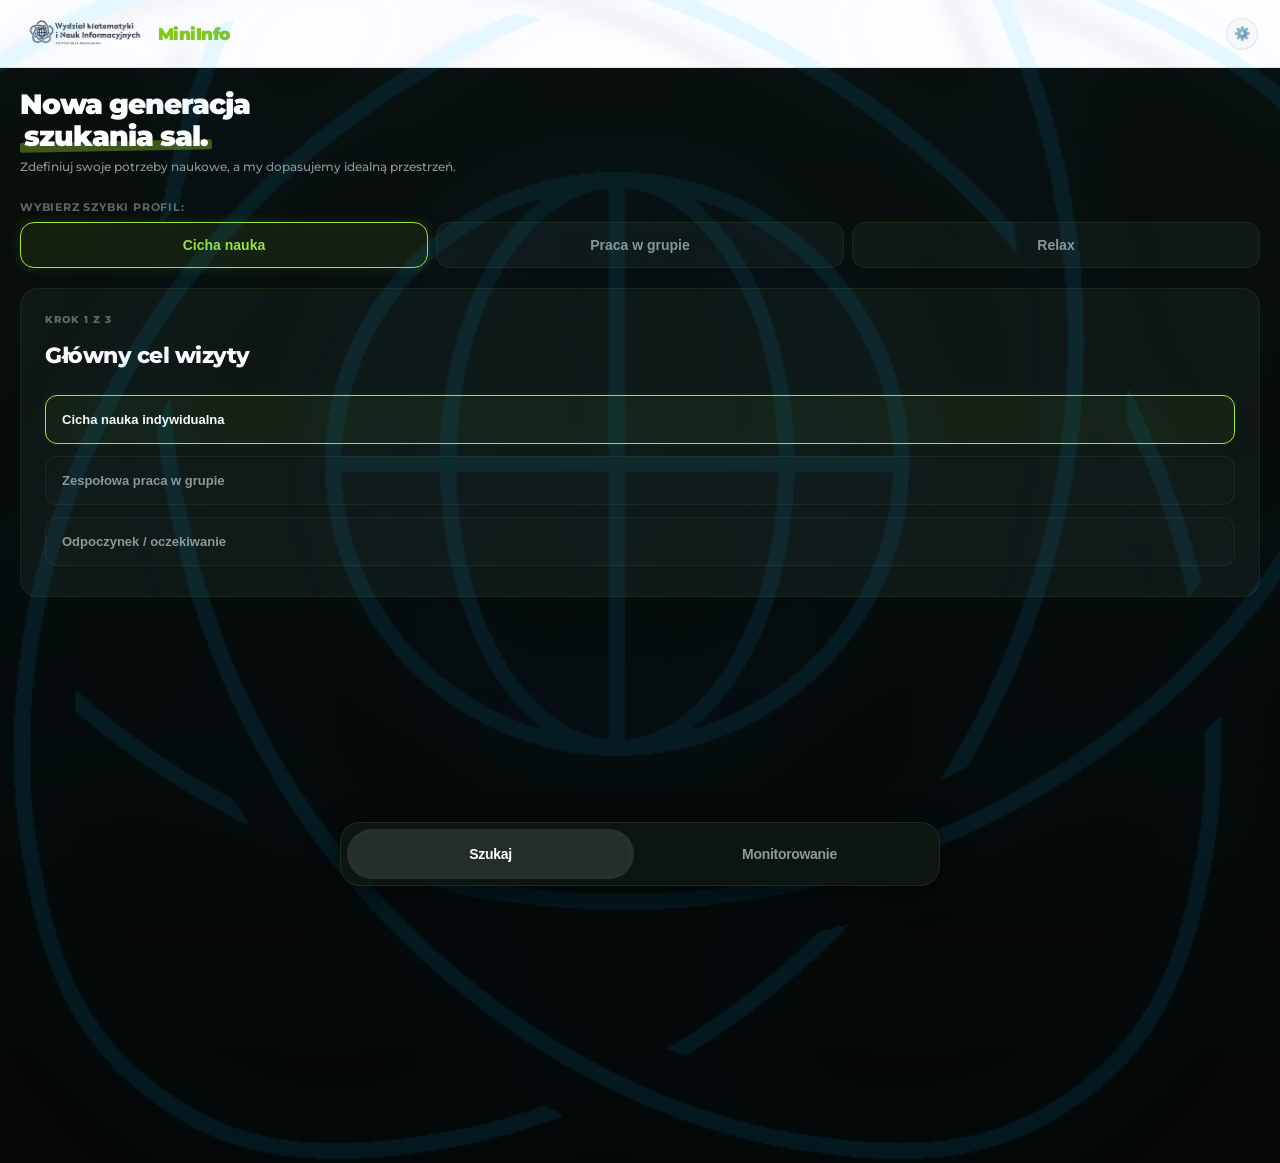
<file: index.html>
<!DOCTYPE html>
<html lang="pl">

<head>
    <meta charset="UTF-8">
    <meta name="viewport" content="width=device-width, initial-scale=1.0">
    <title>MiniInfo - Nowa Generacja Wyszukiwania</title>
    <link rel="stylesheet" href="styles.css?v=3">
    <link href="https://fonts.googleapis.com/css2?family=Montserrat:wght@400;500;600;700;800;900&display=swap"
        rel="stylesheet">
</head>

<body>

    <!-- App Wrapper -->
    <div class="app-wrapper">
        <!-- Tło ze znakiem wodnym -->
        <img src="mini_niebieski.png" class="watermark-bg" alt="watermark">

        <!-- App Header -->
        <header class="app-header">
            <div class="header-brand">
                <img src="logo_mini.png" alt="Logo" class="mini-logo">
                <span class="brand-title">MiniInfo</span>
            </div>
            <button class="btn-diag-toggle" onclick="toggleDiagnostic()" title="Konsola deweloperska">
                <span class="gear-icon">⚙️</span>
            </button>
        </header>

        <!-- Main Content Area -->
        <div class="app-content" id="app-content-scroll">

            <!-- SCREEN 1: PROFILE & SURVEY (ACTIVE BY DEFAULT) -->
            <div class="app-screen active" id="screen-profile">
                <!-- SURVEY VIEW -->
                <div id="survey-view" style="display: flex; flex-direction: column; gap: 20px;">

                    <!-- Hero Heading with Marker Highlight (Custom Human Look) -->
                    <div class="screen-hero">
                        <h2>Nowa generacja <br><span class="hero-highlight">szukania sal.</span></h2>
                        <p>Zdefiniuj swoje potrzeby naukowe, a my dopasujemy idealną przestrzeń.</p>
                    </div>

                    <!-- Profile Presets (Capsule style) -->
                    <div class="presets-section">
                        <span class="section-label">Wybierz szybki profil:</span>
                        <div class="profiles-group">
                            <button class="btn btn-profile active" id="prof-badacz"
                                onclick="selectPresetProfile('badacz')">
                                <span>Cicha nauka</span>
                            </button>
                            <button class="btn btn-profile" id="prof-projektant"
                                onclick="selectPresetProfile('projektant')">
                                <span>Praca w grupie</span>
                            </button>
                            <button class="btn btn-profile" id="prof-konsultant"
                                onclick="selectPresetProfile('konsultant')">
                                <span>Relax</span>
                            </button>
                        </div>
                    </div>

                    <!-- Minimalistic Survey Cards (Wizard layout) -->
                    <div class="survey-wizard">

                        <!-- Question 1 -->
                        <div class="survey-step" id="step-1">
                            <div class="survey-card large-card">
                                <span class="card-label">Krok 1 z 3</span>
                                <h3>Główny cel wizyty</h3>
                                <div class="minimal-options">
                                    <button class="btn btn-opt" id="opt-1-A"
                                        onclick="selectOption(1, 'A', 0.8, 0.1)">Cicha nauka indywidualna</button>
                                    <button class="btn btn-opt" id="opt-1-B"
                                        onclick="selectOption(1, 'B', 0.3, 0.5)">Zespołowa praca w grupie</button>
                                    <button class="btn btn-opt" id="opt-1-C"
                                        onclick="selectOption(1, 'C', 0.5, 0.4)">Odpoczynek / oczekiwanie</button>
                                </div>
                            </div>
                        </div>

                        <!-- Question 2 -->
                        <div class="survey-step" id="step-2" style="display: none;">
                            <div class="survey-card large-card">
                                <span class="card-label">Krok 2 z 3</span>
                                <h3>Wrażliwość na hałas</h3>
                                <div class="minimal-options">
                                    <button class="btn btn-opt" id="opt-2-A"
                                        onclick="selectOption(2, 'A', 1.0, 0.0)">Wysoka (Absolutna cisza)</button>
                                    <button class="btn btn-opt" id="opt-2-B"
                                        onclick="selectOption(2, 'B', 0.6, 0.3)">Średnia (Dopuszczam cichy
                                        szum)</button>
                                    <button class="btn btn-opt" id="opt-2-C"
                                        onclick="selectOption(2, 'C', 0.8, 0.7)">Niska (Hałas mi nie
                                        przeszkadza)</button>
                                </div>
                                <button class="btn btn-back" onclick="goToStep(1)">← Wróć do poprzedniego
                                    pytania</button>
                            </div>
                        </div>

                        <!-- Question 3 -->
                        <div class="survey-step" id="step-3" style="display: none;">
                            <div class="survey-card large-card">
                                <span class="card-label">Krok 3 z 3</span>
                                <h3>Tolerancja na ruch w sali</h3>
                                <div class="minimal-options">
                                    <button class="btn btn-opt" id="opt-3-A"
                                        onclick="selectOption(3, 'A', 0.7, 0.1)">Niska (Ruch mnie rozprasza)</button>
                                    <button class="btn btn-opt" id="opt-3-B"
                                        onclick="selectOption(3, 'B', 0.4, 0.4)">Średnia (Dopuszczam
                                        wejścia/wyjścia)</button>
                                    <button class="btn btn-opt" id="opt-3-C"
                                        onclick="selectOption(3, 'C', 0.1, 0.8)">Wysoka (Ruch jest mi obojętny)</button>
                                </div>
                                <button class="btn btn-back" onclick="goToStep(2)">← Wróć do poprzedniego
                                    pytania</button>
                            </div>
                        </div>

                    </div>

                </div> <!-- End survey-view -->

                <!-- RESULTS VIEW -->
                <div id="results-view" style="display: none; flex-direction: column; gap: 16px;">
                    <button class="btn"
                        style="align-self: flex-start; background: transparent; color: var(--text-secondary); border: none; font-size: 14px; font-weight: 800; padding: 0; cursor: pointer;"
                        onclick="hideRecommendations()">
                        ← Wróć do ankiety
                    </button>
                    <div class="screen-intro" style="margin-bottom: 0;">
                        <h2>Najlepsze dopasowania</h2>
                        <p>Sale idealne dla Twoich potrzeb, ułożone od najlepiej dopasowanej.</p>
                    </div>
                    <div class="rec-list" id="search-results-list">
                        <!-- Cards render dynamically -->
                    </div>
                    <button class="btn-search-primary" style="margin-top: 10px;" onclick="hideRecommendations()">
                        Wróć do ankiety
                    </button>
                    <button class="btn-search-primary" style="margin-top: 10px; background-color: var(--crimson-red); color: white;" onclick="openReportModal()">
                        Zgłoś błąd
                    </button>
                </div>
            </div>

            <!-- SCREEN 2: MONITORING -->
            <div class="app-screen" id="screen-monitoring">
                <div class="screen-intro" style="margin-bottom: 10px;">
                    <h2>Monitorowanie</h2>
                    <p>Zajętość sal na wydziale w czasie rzeczywistym.</p>
                </div>

                <!-- Monitoring list -->
                <div class="recommendations-section">
                    <div class="rec-list" id="monitor-list">
                        <!-- Cards render dynamically -->
                    </div>
                </div>

                <button class="btn-search-primary" style="margin-top: 15px; background-color: var(--crimson-red); color: white;" onclick="openReportModal()">
                    Zgłoś błąd
                </button>
            </div>

        </div>

        <!-- Bottom Navigation Bar (Custom Minimal Floating Dock) -->
        <nav class="app-navbar">
            <button class="nav-item active" id="tab-profile" onclick="switchToTab('profile')">
                <span class="nav-label">Szukaj</span>
            </button>
            <button class="nav-item" id="tab-monitoring" onclick="switchToTab('monitoring')">
                <span class="nav-label">Monitorowanie</span>
            </button>
        </nav>

        <!-- Hidden Diagnostic Log Panel (Slide-up modal) -->
        <div class="diagnostic-panel" id="diag-panel">
            <div class="diag-header">
                <h3>PTI ROCCHIO ALGORITHM LOGS</h3>
                <button class="btn-close-diag" onclick="toggleDiagnostic()">Gotowe</button>
            </div>
            <div class="diag-body" id="rocchio-logs">
                <div class="log-entry system">Uruchomiono aplikację mobilną MiniInfo.</div>
            </div>
        </div>

    </div>

    <!-- Global Report Modal (Moved outside app-wrapper for mobile Safari compatibility) -->
    <div id="report-modal-overlay" style="display: none; position: fixed; top: 0; left: 0; width: 100%; height: 100%; background: rgba(0, 0, 0, 0.7); backdrop-filter: blur(5px); z-index: 9999; justify-content: center; align-items: center;">
        <div class="report-panel" style="display: flex; flex-direction: column; gap: 16px; padding: 24px; background: rgba(15, 24, 20, 0.95); border: 1px solid var(--crimson-red); border-radius: 20px; width: 90%; max-width: 400px; box-shadow: 0 10px 40px rgba(0,0,0,0.8);">
            <div style="display: flex; justify-content: space-between; align-items: center;">
                <p style="font-size: 16px; color: var(--crimson-red); font-weight: 800;">Zgłoś nieprawidłowe dane:</p>
                <button style="background: none; border: none; color: white; font-size: 28px; cursor: pointer; line-height: 1;" onclick="closeReportModal()">&times;</button>
            </div>
            
            <div class="slider-container">
                <span style="font-size: 12px; font-weight: 700; color: var(--text-muted); margin-bottom: 6px;">Wybierz salę:</span>
                <select id="modal-report-select" style="background: var(--bg-black); color: var(--text-primary); border: 1px solid var(--border-color); padding: 12px; border-radius: 10px; font-size: 14px; outline: none;" onchange="updateModalSliders()">
                </select>
            </div>
            
            <div class="slider-container">
                <div class="slider-label-row">
                    <span style="font-size: 12px;">Zajętość:</span>
                    <span class="slider-value" id="modal-rep-val-O" style="font-size: 12px;">0%</span>
                </div>
                <input type="range" class="tech-range" id="modal-rep-O" min="0" max="1" step="0.05" value="0" oninput="updateModalRepVal('O', this.value)">
            </div>

            <div class="slider-container">
                <div class="slider-label-row">
                    <span style="font-size: 12px;">Szum:</span>
                    <span class="slider-value" id="modal-rep-val-S" style="font-size: 12px;">0%</span>
                </div>
                <input type="range" class="tech-range" id="modal-rep-S" min="0" max="1" step="0.05" value="0" oninput="updateModalRepVal('S', this.value)">
            </div>

            <div class="slider-container">
                <div class="slider-label-row">
                    <span style="font-size: 12px;">Dynamika:</span>
                    <span class="slider-value" id="modal-rep-val-D" style="font-size: 12px;">0%</span>
                </div>
                <input type="range" class="tech-range" id="modal-rep-D" min="0" max="1" step="0.05" value="0" oninput="updateModalRepVal('D', this.value)">
            </div>
            
            <button class="btn-search-primary" style="padding: 14px; font-size: 14px; margin-top: 10px; background-color: var(--crimson-red); color: white; box-shadow: 0 4px 15px rgba(248,113,113,0.4);" onclick="submitReportModal()">Wyślij poprawkę</button>
        </div>
    </div>

    <!-- Script connection -->
    <script src="data.js?v=3"></script>
    <script src="app.js?v=3"></script>
    <script src="randomizer.js?v=1"></script>
</body>

</html>
</file>
<file: styles.css>
/* -------------------------------------------------------------
   MINIINFO PRESETS - PREMIUM HUMAN-DESIGNED MOBILE SYSTEM
   Inspired by modern dark-mode fintech and crypto app interfaces
   ------------------------------------------------------------- */

:root {
    --bg-black: #050806;
    --bg-dark-gray: #09100d;
    --card-bg: #0f1814;
    --border-color: rgba(163, 230, 53, 0.08);
    --border-active: #a3e635;

    --text-primary: #ffffff;
    --text-secondary: #8e9a94;
    --text-muted: #5e6b64;

    --neon-green: #a3e635;
    --neon-green-glow: rgba(163, 230, 53, 0.25);
    --emerald-match: #10b981;
    --amber-gold: #facc15;
    --crimson-red: #f87171;

    --grad-phone: linear-gradient(180deg, #09100d 0%, #040705 100%);
    --font-family: 'Montserrat', system-ui, -apple-system, sans-serif;
}

* {
    margin: 0;
    padding: 0;
    box-sizing: border-box;
    -webkit-tap-highlight-color: transparent;
}

body {
    background-color: #0b0e0c;
    color: var(--text-primary);
    font-family: var(--font-family);
    font-size: 14px;
    min-height: 100vh;
}

/* App Wrapper */
.app-wrapper {
    background: var(--grad-phone);
    width: 100%;
    min-height: 100vh;
    position: relative;
    display: flex;
    flex-direction: column;
    overflow: hidden;
}

.watermark-bg {
    position: fixed;
    top: 50%;
    left: 50%;
    transform: translate(-50%, -50%);
    width: 140vw;
    object-fit: contain;
    opacity: 0.1;
    z-index: 0;
    pointer-events: none;
}



/* Minimalistic App Header */
.app-header {
    height: 68px;
    padding: 0 22px;
    display: flex;
    justify-content: space-between;
    align-items: center;
    background-color: #ffffff;
    border-bottom: 1px solid rgba(0, 0, 0, 0.08);
}

.header-brand {
    display: flex;
    align-items: center;
    gap: 10px;
}

.mini-logo {
    height: 44px;
    width: auto;
    object-fit: contain;
}

.brand-title {
    font-size: 17px;
    font-weight: 900;
    letter-spacing: -0.5px;
    color: #84cc16;
    /* Premium neon/lime green visible on white */
    text-shadow: 0 1px 1px rgba(0, 0, 0, 0.03);
}

.btn-diag-toggle {
    background: rgba(0, 0, 0, 0.02);
    border: 1px solid rgba(0, 0, 0, 0.08);
    width: 32px;
    height: 32px;
    border-radius: 50%;
    display: flex;
    align-items: center;
    justify-content: center;
    cursor: pointer;
    outline: none;
    transition: all 0.2s;
}

.btn-diag-toggle:hover {
    border-color: #84cc16;
    background: rgba(132, 204, 22, 0.05);
}

/* Main content area */
.app-content {
    flex: 1;
    overflow-x: auto;
    overflow-y: hidden;
    display: flex;
    scroll-snap-type: x mandatory;
    scrollbar-width: none;
    -ms-overflow-style: none;
    scroll-behavior: smooth;
}

.app-content::-webkit-scrollbar {
    display: none;
}

/* Screens toggles */
.app-screen {
    display: flex;
    flex-direction: column;
    gap: 20px;
    flex: 0 0 100%;
    width: 100%;
    height: 100%;
    overflow-y: auto;
    scroll-snap-align: center;
    padding: 20px;
    padding-bottom: 90px;
}

/* Hero Heading and Marker Highlighter Effect (Matches "next gen" in image) */
.screen-hero {
    display: flex;
    flex-direction: column;
    gap: 6px;
    margin-bottom: 4px;
}

.screen-hero h2 {
    font-size: 28px;
    font-weight: 900;
    line-height: 1.15;
    letter-spacing: -1px;
}

.hero-highlight {
    position: relative;
    z-index: 1;
    white-space: nowrap;
    padding: 0 4px;
    display: inline-block;
}

.hero-highlight::after {
    content: '';
    position: absolute;
    bottom: 2px;
    left: 0;
    width: 100%;
    height: 30%;
    background: var(--neon-green);
    opacity: 0.35;
    z-index: -1;
    border-radius: 2px;
    transform: rotate(-1deg);
}

.screen-hero p {
    color: var(--text-secondary);
    font-size: 12px;
    font-weight: 500;
    line-height: 1.5;
}

/* Profile Capsule Presets */
.presets-section {
    display: flex;
    flex-direction: column;
    gap: 8px;
}

.section-label {
    font-size: 11px;
    font-weight: 700;
    text-transform: uppercase;
    letter-spacing: 0.8px;
    color: var(--text-muted);
}

.profiles-group {
    display: grid;
    grid-template-columns: repeat(3, 1fr);
    gap: 8px;
}

.btn-profile {
    background: var(--card-bg);
    border: 1px solid var(--border-color);
    color: var(--text-secondary);
    padding: 14px 8px;
    border-radius: 14px;
    display: flex;
    justify-content: center;
    align-items: center;
    cursor: pointer;
    font-size: 14px;
    font-weight: 800;
    transition: all 0.2s cubic-bezier(0.4, 0, 0.2, 1);
    outline: none;
}

.btn-profile:hover {
    border-color: rgba(163, 230, 53, 0.3);
}

.btn-profile.active {
    background: rgba(163, 230, 53, 0.08);
    border-color: var(--neon-green);
    color: var(--neon-green);
    box-shadow: 0 0 12px rgba(163, 230, 53, 0.15);
}

/* Survey Capsule Cards - Wizard */
.survey-wizard {
    display: flex;
    flex-direction: column;
}

.survey-step {
    display: flex;
    flex-direction: column;
    animation: fadeIn 0.3s ease;
}

@keyframes fadeIn {
    from {
        opacity: 0;
        transform: translateY(10px);
    }

    to {
        opacity: 1;
        transform: translateY(0);
    }
}

.survey-card {
    background: var(--card-bg);
    border: 1px solid var(--border-color);
    border-radius: 18px;
    padding: 14px;
    display: flex;
    flex-direction: column;
    gap: 10px;
}

.large-card {
    padding: 24px;
    gap: 16px;
}

.large-card h3 {
    font-size: 22px;
    font-weight: 800;
    margin-bottom: 10px;
    letter-spacing: -0.5px;
}

.large-card .btn-opt {
    padding: 16px;
    font-size: 13px;
    border-radius: 12px;
    margin-bottom: 6px;
}

.btn-back {
    background: transparent;
    border: none;
    color: var(--text-secondary);
    font-size: 12px;
    font-weight: 700;
    cursor: pointer;
    align-self: flex-start;
    padding: 8px 0;
    margin-top: 10px;
    transition: color 0.2s;
}

.btn-back:hover {
    color: var(--neon-green);
}



.card-label {
    font-size: 10px;
    font-weight: 800;
    text-transform: uppercase;
    letter-spacing: 1px;
    color: var(--text-muted);
}

.minimal-options {
    display: flex;
    flex-direction: column;
    gap: 6px;
}

.btn-opt {
    background: rgba(255, 255, 255, 0.01);
    border: 1px solid var(--border-color);
    color: var(--text-secondary);
    padding: 10px 14px;
    border-radius: 10px;
    font-size: 11.5px;
    text-align: left;
    font-weight: 600;
    cursor: pointer;
    transition: all 0.2s;
    outline: none;
}

.btn-opt:hover {
    border-color: rgba(255, 255, 255, 0.15);
    color: var(--text-primary);
}

.btn-opt.selected {
    background: rgba(163, 230, 53, 0.05);
    border-color: var(--neon-green);
    color: var(--text-primary);
    box-shadow: 0 0 10px rgba(163, 230, 53, 0.06);
}

/* Let's Start / Primary Button */
.btn-search-primary {
    background: var(--neon-green);
    border: none;
    color: var(--bg-black);
    padding: 15px;
    border-radius: 16px;
    font-size: 13.5px;
    font-weight: 800;
    cursor: pointer;
    transition: all 0.2s;
    outline: none;
    display: flex;
    justify-content: center;
    align-items: center;
    gap: 8px;
    box-shadow: 0 6px 20px rgba(163, 230, 53, 0.25);
    margin-top: 4px;
}

.btn-search-primary:active {
    transform: scale(0.98);
}

.arrow-right {
    font-size: 15px;
    font-weight: 800;
}

/* -------------------------------------------------------------
   SCREEN 2: Circular Top Recommendation Gauge (Matches image!)
   ------------------------------------------------------------- */
.top-recommendation-gauge {
    display: flex;
    justify-content: center;
    align-items: center;
    padding: 10px 0;
    margin-bottom: 4px;
}

.gauge-circle-outer {
    width: 178px;
    height: 178px;
    border-radius: 50%;
    /* Gradient progress ring */
    background: conic-gradient(var(--neon-green) 0%,
            var(--emerald-match) 40%,
            #0284c7 75%,
            var(--neon-green) 100%);
    display: flex;
    justify-content: center;
    align-items: center;
    box-shadow:
        0 10px 25px rgba(0, 0, 0, 0.5),
        0 0 30px rgba(163, 230, 53, 0.15);
    position: relative;
    animation: circleRotateIn 0.8s cubic-bezier(0.34, 1.56, 0.64, 1) forwards;
}

@keyframes circleRotateIn {
    from {
        transform: scale(0.8) rotate(-90deg);
        opacity: 0;
    }

    to {
        transform: scale(1) rotate(0deg);
        opacity: 1;
    }
}

.gauge-circle-inner {
    width: 162px;
    height: 162px;
    border-radius: 50%;
    background-color: #0b120f;
    display: flex;
    flex-direction: column;
    align-items: center;
    justify-content: center;
    gap: 2px;
    position: relative;
    border: 1px solid rgba(255, 255, 255, 0.02);
}

.gauge-label {
    font-size: 9px;
    font-weight: 800;
    color: var(--text-muted);
    text-transform: uppercase;
    letter-spacing: 1px;
}

.gauge-value {
    font-size: 38px;
    font-weight: 900;
    letter-spacing: -1.5px;
    background: linear-gradient(180deg, #ffffff 0%, #cbd5e1 100%);
    -webkit-background-clip: text;
    -webkit-text-fill-color: transparent;
    text-shadow: 0 4px 10px rgba(0, 0, 0, 0.3);
}

.gauge-room-name {
    font-size: 11.5px;
    font-weight: 700;
    color: var(--neon-green);
    text-align: center;
    max-width: 140px;
    white-space: nowrap;
    overflow: hidden;
    text-overflow: ellipsis;
}

/* 2D Floor Plan Minimap Layout */
.map-section {
    display: flex;
    flex-direction: column;
    gap: 8px;
}

.minimap-container {
    display: grid;
    grid-template-columns: 2fr 1fr 2fr;
    grid-template-rows: 56px 36px 56px;
    gap: 6px;
    background: rgba(10, 18, 14, 0.5);
    border: 1px solid var(--border-color);
    border-radius: 20px;
    padding: 10px;
    box-shadow: inset 0 2px 10px rgba(0, 0, 0, 0.4);
}

.map-room-block {
    border-radius: 10px;
    border: 1.5px solid var(--border-color);
    background: rgba(255, 255, 255, 0.01);
    display: flex;
    flex-direction: column;
    align-items: center;
    justify-content: center;
    gap: 1px;
    cursor: pointer;
    transition: all 0.25s cubic-bezier(0.4, 0, 0.2, 1);
}

.map-room-block h5 {
    font-size: 10.5px;
    font-weight: 800;
}

.map-room-block span {
    font-size: 8px;
    font-weight: 600;
}

.map-corridor {
    grid-column: 1 / 4;
    grid-row: 2;
    background: rgba(255, 255, 255, 0.02);
    border: 1.5px dashed rgba(255, 255, 255, 0.06);
    border-radius: 6px;
    display: flex;
    align-items: center;
    justify-content: center;
    font-size: 8px;
    font-weight: 800;
    color: var(--text-muted);
    letter-spacing: 2px;
    text-transform: uppercase;
    cursor: pointer;
    transition: all 0.2s;
}

.map-high {
    border-color: var(--neon-green);
    background: rgba(163, 230, 53, 0.07);
    color: var(--neon-green);
    box-shadow: inset 0 0 10px rgba(163, 230, 53, 0.08);
}

.map-med {
    border-color: var(--amber-gold);
    background: rgba(250, 204, 21, 0.07);
    color: var(--amber-gold);
}

.map-low {
    border-color: var(--crimson-red);
    background: rgba(248, 113, 113, 0.07);
    color: var(--crimson-red);
}

/* Recommendations & Sliders Lists */
.recommendations-section {
    display: flex;
    flex-direction: column;
    gap: 8px;
}

.rec-list,
.sensor-list {
    display: flex;
    flex-direction: column;
    gap: 8px;
}

/* Premium Card Layout (Crypto card styled) */
.rec-card,
.sensor-room-card {
    background: rgba(10, 18, 14, 0.5);
    border: 1px solid var(--border-color);
    border-radius: 18px;
    padding: 14px;
    display: flex;
    flex-direction: column;
    gap: 10px;
    animation: cardAnimIn 0.3s ease-out forwards;
}

@keyframes cardAnimIn {
    from {
        opacity: 0;
        transform: translateY(8px);
    }

    to {
        opacity: 1;
        transform: translateY(0);
    }
}

.rec-card-main {
    display: flex;
    justify-content: space-between;
    align-items: center;
}

.rec-room-info h4 {
    font-size: 15px;
    font-weight: 750;
    letter-spacing: -0.3px;
}

.rec-match-badge {
    padding: 3px 8px;
    border-radius: 8px;
    font-size: 10px;
    font-weight: 800;
}

.match-high {
    background: rgba(163, 230, 53, 0.1);
    color: var(--neon-green);
}

.match-med {
    background: rgba(250, 204, 21, 0.1);
    color: var(--amber-gold);
}

.match-low {
    background: rgba(248, 113, 113, 0.1);
    color: var(--crimson-red);
}

/* Card metrics progress columns */
.rec-features {
    display: flex;
    gap: 10px;
    background: rgba(0, 0, 0, 0.25);
    padding: 8px 12px;
    border-radius: 10px;
}

.rec-feat-col {
    flex: 1;
    display: flex;
    flex-direction: column;
    gap: 3px;
}

.rec-feat-label {
    font-size: 7.5px;
    font-weight: 800;
    color: var(--text-muted);
    text-transform: uppercase;
    letter-spacing: 0.5px;
}

.rec-feat-bar-container {
    height: 3px;
    background: rgba(255, 255, 255, 0.04);
    border-radius: 99px;
    overflow: hidden;
}

.rec-feat-bar {
    height: 100%;
    border-radius: 99px;
    transition: width 0.3s;
}

/* Clean micro action pill badges */
.rec-actions {
    display: flex;
    justify-content: flex-end;
    gap: 6px;
    border-top: 1px solid rgba(255, 255, 255, 0.02);
    padding-top: 8px;
}

.btn-feedback {
    background: rgba(255, 255, 255, 0.02);
    border: 1px solid var(--border-color);
    color: var(--text-secondary);
    padding: 5px 10px;
    font-size: 9.5px;
    font-weight: 700;
    border-radius: 8px;
    cursor: pointer;
    outline: none;
    transition: all 0.2s;
}

.btn-feedback:hover {
    border-color: rgba(248, 113, 113, 0.3);
    color: #fca5a5;
    background: rgba(248, 113, 113, 0.05);
}

/* Sensor Control Cards */
.room-card-header {
    display: flex;
    justify-content: space-between;
    align-items: center;
    border-bottom: 1px solid rgba(255, 255, 255, 0.03);
    padding-bottom: 6px;
}

.room-card-header h4 {
    font-size: 13.5px;
    font-weight: 750;
}

.room-cap-badge {
    font-size: 9px;
    font-weight: 700;
    color: var(--text-muted);
}

.sliders-group {
    display: flex;
    flex-direction: column;
    gap: 8px;
}

.slider-container {
    display: flex;
    flex-direction: column;
    gap: 2px;
}

.slider-label-row {
    display: flex;
    justify-content: space-between;
    font-size: 9px;
    font-weight: 700;
    color: var(--text-secondary);
}

.slider-value {
    color: var(--text-primary);
    font-weight: 800;
}

/* Sleek Capsule Sliders */
.tech-range {
    -webkit-appearance: none;
    appearance: none;
    width: 100%;
    height: 4px;
    border-radius: 99px;
    background: rgba(255, 255, 255, 0.04);
    outline: none;
    cursor: pointer;
}

.tech-range::-webkit-slider-thumb {
    -webkit-appearance: none;
    appearance: none;
    width: 12px;
    height: 12px;
    border-radius: 50%;
    background: var(--text-primary);
    border: 2px solid var(--neon-green);
    box-shadow: 0 0 6px var(--neon-green-glow);
    transition: transform 0.15s;
}

.tech-range::-webkit-slider-thumb:hover {
    transform: scale(1.2);
}

/* -------------------------------------------------------------
   Custom floating mobile dock (Nav Bar)
   ------------------------------------------------------------- */
.app-navbar {
    position: fixed;
    bottom: 14px;
    left: 50%;
    transform: translateX(-50%);
    width: calc(100% - 28px);
    max-width: 600px;
    height: 64px;
    background: rgba(15, 24, 20, 0.85);
    border: 1px solid rgba(163, 230, 53, 0.1);
    backdrop-filter: blur(25px);
    border-radius: 20px;
    display: grid;
    grid-template-columns: repeat(2, 1fr);
    box-shadow: 0 8px 30px rgba(0, 0, 0, 0.6);
    z-index: 100;
}

.nav-item {
    background: transparent;
    border: none;
    display: flex;
    flex-direction: column;
    align-items: center;
    justify-content: center;
    cursor: pointer;
    outline: none;
    transition: all 0.3s ease;
    border-radius: 99px;
    margin: 6px;
    padding: 10px 0;
}

.nav-label {
    font-size: 14px;
    font-weight: 800;
    color: var(--text-secondary);
    transition: all 0.25s cubic-bezier(0.4, 0, 0.2, 1);
    letter-spacing: -0.3px;
}

.nav-item.active {
    background: rgba(255, 255, 255, 0.1);
    /* White-ish bubble background */
    box-shadow: inset 0 0 10px rgba(255, 255, 255, 0.05);
}

.nav-item.active .nav-label {
    color: #ffffff;
    /* Bright white text */
}

/* Slide-up Diagnostic Drawer Modal */
.diagnostic-panel {
    position: fixed;
    bottom: -100%;
    left: 0;
    right: 0;
    height: 260px;
    background: #090e0c;
    border-top: 1.5px solid var(--border-color);
    border-radius: 24px 24px 0 0;
    z-index: 200;
    display: flex;
    flex-direction: column;
    transition: bottom 0.3s cubic-bezier(0.4, 0, 0.2, 1);
    box-shadow: 0 -15px 40px rgba(0, 0, 0, 0.7);
}

.diagnostic-panel.active {
    bottom: 0;
}

.diag-header {
    padding: 14px 22px;
    border-bottom: 1px solid var(--border-color);
    display: flex;
    justify-content: space-between;
    align-items: center;
}

.diag-header h3 {
    font-size: 10px;
    font-weight: 800;
    color: var(--text-muted);
    text-transform: uppercase;
    letter-spacing: 0.8px;
}

.btn-close-diag {
    background: transparent;
    border: none;
    color: var(--neon-green);
    font-weight: 700;
    font-size: 11.5px;
    cursor: pointer;
    outline: none;
}

.diag-body {
    flex: 1;
    padding: 14px;
    overflow-y: auto;
    font-family: 'Courier New', monospace;
    font-size: 9px;
    display: flex;
    flex-direction: column;
    gap: 4px;
    background: #030504;
}

.log-entry {
    padding-left: 10px;
    position: relative;
    color: var(--text-secondary);
}

.log-entry::before {
    content: '>';
    position: absolute;
    left: 0;
    color: var(--neon-green);
}

.log-entry.system {
    color: #818cf8;
}

.log-entry.success {
    color: var(--neon-green);
}

.log-entry.warning {
    color: var(--amber-gold);
}

.log-entry.danger {
    color: var(--crimson-red);
}

/* Responsive viewports */
@media (max-width: 480px) {
    body {
        padding: 0;
        background-color: var(--bg-black);
    }

    .phone-wrapper {
        width: 100vw;
        height: 100vh;
        border-radius: 0;
        border: none;
    }
}

/* Monitoring Dashboard Cards */
.monitor-card {
    background: rgba(10, 18, 14, 0.4);
    border: 1px solid var(--border-color);
    border-radius: 14px;
    padding: 14px 16px;
    display: flex;
    flex-direction: column;
    gap: 12px;
    animation: cardAnimIn 0.3s ease-out forwards;
    margin-bottom: 8px;
}

.monitor-info {
    display: flex;
    flex-direction: column;
    gap: 4px;
}

.monitor-info h4 {
    font-size: 15px;
    font-weight: 800;
    color: var(--text-primary);
}

.monitor-meta {
    display: flex;
    align-items: center;
    gap: 6px;
    font-size: 11px;
    color: var(--text-muted);
    font-weight: 600;
}

.status-dot {
    width: 8px;
    height: 8px;
    border-radius: 50%;
    box-shadow: 0 0 8px currentColor;
}

.meta-divider {
    opacity: 0.3;
}

.monitor-stats {
    display: flex;
    flex-direction: column;
    gap: 6px;
}

.monitor-stat-row {
    display: flex;
    justify-content: space-between;
    font-size: 10px;
    font-weight: 700;
    color: var(--text-secondary);
    text-transform: uppercase;
    letter-spacing: 0.5px;
}

.monitor-bar-bg {
    width: 100%;
    height: 6px;
    background: rgba(255, 255, 255, 0.05);
    border-radius: 99px;
    overflow: hidden;
}

.monitor-bar-fill {
    height: 100%;
    border-radius: 99px;
    transition: width 0.4s ease-out, background-color 0.4s ease;
}

/* Best Match Card (First Item) Highlight */
#search-results-list .rec-card:first-child {
    border: 2px solid var(--neon-green);
    background: rgba(163, 230, 53, 0.08);
    padding: 18px;
    box-shadow: 0 4px 20px rgba(163, 230, 53, 0.15);
    margin-bottom: 15px;
}

#search-results-list .rec-card:first-child .rec-room-info h4 {
    font-size: 18px;
}

#search-results-list .rec-card:first-child .rec-match-badge {
    font-size: 12px;
    padding: 6px 14px;
}

/* Report Error Button */
.btn-report {
    background: transparent;
    border: 1px solid var(--border-color);
    color: var(--crimson-red);
    padding: 6px 12px;
    font-size: 10px;
    font-weight: 800;
    border-radius: 8px;
    cursor: pointer;
    transition: all 0.2s;
    text-transform: uppercase;
    letter-spacing: 0.5px;
}

.btn-report:hover {
    background: rgba(248, 113, 113, 0.1);
    border-color: rgba(248, 113, 113, 0.4);
}
</file>
